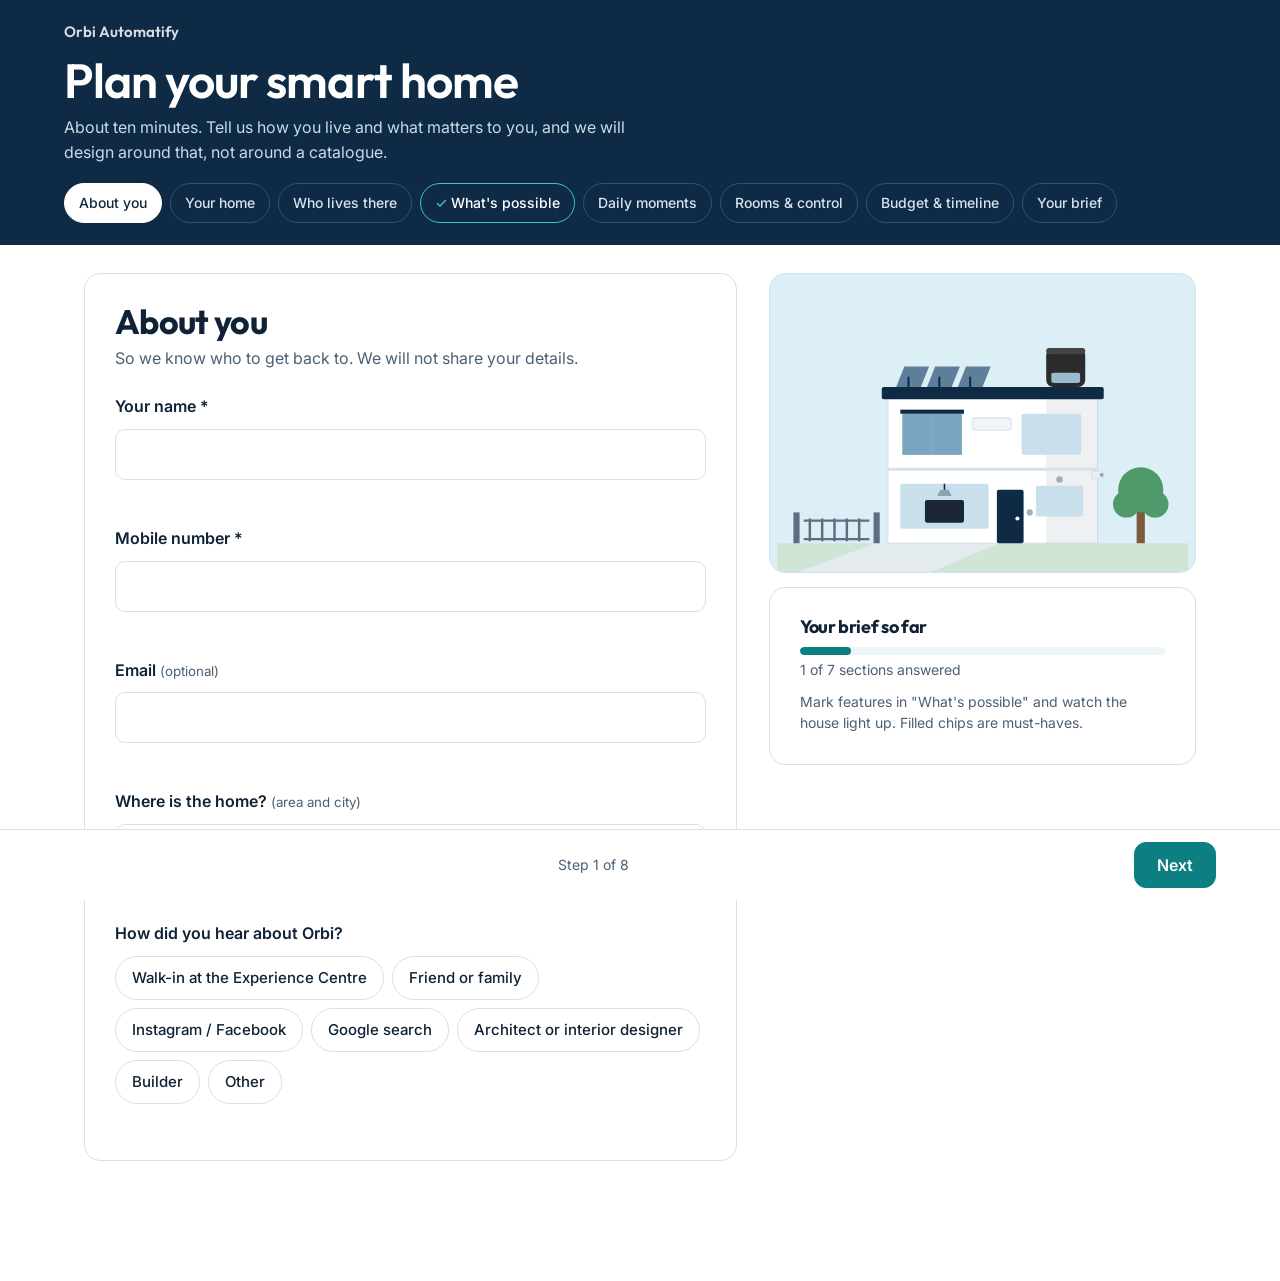
<file: public/assets/aistudio/Orbi_Smart_Home_Planner_33bbd565.html>
<!DOCTYPE html>
<html lang="en">
<head>
<meta charset="utf-8">
<meta name="viewport" content="width=device-width, initial-scale=1">
<title>Orbi Smart Home Planner</title>
<link rel="preconnect" href="https://fonts.googleapis.com">
<link href="https://fonts.googleapis.com/css2?family=Outfit:wght@500;600;700&family=Inter:wght@400;500;600&display=swap" rel="stylesheet">
<style>
/* VOICE everyday, warm and calm: a conversation, not a sales pitch
   IDEA a design consultation brief: the customer's own home lights up as they choose what they want
   PICTURE a Bangalore villa section (terrace tank, solar, gate, garden) whose parts switch on per chosen feature
   COLOUR Orbi navy band, white ground, teal for choices, warm lamp-light only where lights are on
   TYPE Outfit + Inter
   LAYOUT laptop: form left, sticky house + live brief right; phone: slim house strip, form, sticky next bar */
:root{color-scheme:light dark;--bg:light-dark(#ffffff,#0a1724);--card:light-dark(#ffffff,#10243a);--soft:light-dark(#eef6f9,#132c45);--ink:light-dark(#0f2236,#e6f1f7);--mute:light-dark(#4b6074,#a3b9ca);--line:light-dark(#d3e2ea,#26445f);--navy:light-dark(#0f2a44,#071422);--teal:light-dark(#0b7f82,#3cc3c0);--onteal:light-dark(#ffffff,#03201f);--glow:#ffc95c;--warn:light-dark(#a8401a,#ff9c78);--sky:light-dark(#dcEFf7,#0d2238);--wall:light-dark(#ffffff,#1c3a57);--win:light-dark(#c9dfeb,#16324e);--roof:light-dark(#0f2a44,#2a4e74);--grass:light-dark(#cfe6d6,#123129);--leaf:light-dark(#4f9a6a,#2f7a50);--s0:light-dark(#2b2b2b,#0c0c0c);--s1:light-dark(#5b6f80,#8fa7ba);--s2:light-dark(#5d7f99,#2f4f6c);--s3:light-dark(#6b8aa0,#7fa2bb);--s4:light-dark(#7b5a3e,#5c4330);--s5:light-dark(#8aa3b5,#5d7d96);--s6:light-dark(#9aaebd,#5d7d96);--s7:light-dark(#e3ebef,#1d3448);--s8:light-dark(#e9eef1,#cfdbe4);--s9:light-dark(#f2f5f7,#d7e2ea);}
:root[data-theme=light]{color-scheme:light}:root[data-theme=dark]{color-scheme:dark}
*{box-sizing:border-box;min-width:0}
html,body{margin:0}
body{background:var(--bg);color:var(--ink);font:16px/1.55 Inter,system-ui,sans-serif;overflow-x:clip}
h1,h2,h3{font-family:Outfit,Inter,sans-serif;letter-spacing:-.02em;line-height:1.05;margin:0}
.top{background:var(--navy);color:#fff;padding:22px max(5vw,16px) 18px}
.brand{font:600 15px Outfit,sans-serif;opacity:.85;margin-bottom:14px;display:flex;justify-content:space-between;gap:12px;flex-wrap:wrap}
.brand .tag{background:#3cc3c0;color:#03201f;border-radius:999px;padding:2px 10px;font-size:13px;display:none}
.advisor .brand .tag{display:inline-block}
.top h1{font-size:clamp(32px,4.6vw,48px);font-weight:600;text-wrap:balance;max-width:16ch}
.top p{margin:10px 0 18px;color:#c9dbe8;max-width:60ch}
.steps{display:flex;gap:8px;overflow-x:auto;padding-bottom:4px;scrollbar-width:none}
.steps button{flex:none;min-height:40px;padding:8px 14px;border-radius:999px;border:1px solid #33506e;background:transparent;color:#d6e5ef;font:500 14px Inter,sans-serif;cursor:pointer}
.steps button.done{color:#fff;border-color:#3cc3c0}
.steps button.done::before{content:"✓ ";color:#3cc3c0}
.steps button[aria-current=step]{background:#fff;color:#0f2a44;border-color:#fff}
.wrap{max-width:1240px;margin:0 auto;padding:28px max(5vw,16px) 120px;display:grid;grid-template-columns:minmax(0,1.3fr) minmax(0,.85fr);gap:32px;align-items:start}
.aside{position:sticky;top:16px;display:grid;gap:14px}
.panel{background:var(--card);border:1px solid var(--line);border-radius:16px;padding:clamp(18px,3vw,30px)}
.fig{position:relative;height:300px;border-radius:16px;overflow:hidden;background:var(--sky);border:1px solid var(--line)}
.fig svg{position:absolute;inset:0;width:100%;height:100%}
.mini h3{font-size:18px;margin-bottom:8px}
.mini .lit{display:flex;flex-wrap:wrap;gap:6px}
.mini .lit span{background:var(--soft);border-radius:999px;padding:4px 10px;font-size:13px}
.mini .lit span.m{background:var(--teal);color:var(--onteal)}
.mini p{color:var(--mute);font-size:14px;margin:0}
.bar{height:8px;background:var(--soft);border-radius:8px;overflow:hidden;margin:10px 0 4px}
.bar i{display:block;height:100%;background:var(--teal);border-radius:8px;transition:width .4s}
.sh{font-size:clamp(26px,3vw,34px);margin-bottom:6px}
.sub{color:var(--mute);margin:0 0 24px}
.q{margin:0 0 26px}
.qt{display:block;font-weight:600;margin-bottom:10px}
.qt small{font-weight:400;color:var(--mute)}
input,textarea{font:inherit;font-size:16px;width:100%;padding:12px 14px;border:1.5px solid var(--line);border-radius:10px;background:var(--bg);color:var(--ink)}
textarea{min-height:96px;resize:vertical}
input:focus,textarea:focus,button:focus-visible,a:focus-visible{outline:3px solid color-mix(in srgb,var(--teal) 55%,transparent);outline-offset:2px}
.row2{display:grid;grid-template-columns:repeat(auto-fit,minmax(220px,1fr));gap:0 16px}
.chips{display:flex;flex-wrap:wrap;gap:8px}
.chip{min-height:44px;padding:9px 16px;border-radius:999px;border:1.5px solid var(--line);background:var(--card);color:var(--ink);font:500 15px Inter,sans-serif;cursor:pointer;text-align:left}
.chip:hover{border-color:var(--teal)}
.chip[aria-pressed=true]{background:var(--teal);border-color:var(--teal);color:var(--onteal)}
.cards{display:grid;grid-template-columns:repeat(auto-fill,minmax(230px,1fr));gap:12px}
.card{border:1.5px solid var(--line);border-radius:14px;padding:16px;display:flex;flex-direction:column;gap:8px;background:var(--card)}
.card.v2{border-color:var(--teal);box-shadow:inset 0 0 0 1px var(--teal)}
.card.v1{border-color:var(--teal);border-style:dashed}
.card.v0{opacity:.6}
.card h3{font-size:18px}
.card p{margin:0;font-size:14px;color:var(--mute)}
.card .eg{font-size:13px;color:var(--ink)}
.card.v2{grid-column:1/-1}
.card.v2 .seg{max-width:440px}
.fu{display:none;border-top:1px dashed var(--line);padding-top:14px;margin-top:6px;gap:14px}
.card.v2 .fu{display:grid}
.fuh{margin:0;font-size:14px;color:var(--teal);font-weight:500}
.fu .qt{font-size:15px;margin-bottom:6px}
.fu .chip{min-height:40px;font-size:14px;padding:7px 13px}
@media(min-width:760px){.card.v2{display:grid;grid-template-columns:minmax(0,.8fr) minmax(0,1.2fr);column-gap:28px;align-items:start;grid-template-rows:auto auto auto 1fr}.card.v2>h3,.card.v2>p,.card.v2>.eg,.card.v2>.seg{grid-column:1}.card.v2>h3{margin-bottom:8px}.card.v2>p,.card.v2>.eg{margin-bottom:8px}.card.v2 .fu{grid-column:2;grid-row:1/span 4;border-top:0;border-left:1px dashed var(--line);padding:0 0 0 24px;margin:0}}
.seg{display:grid;grid-template-columns:repeat(3,minmax(0,1fr));border:1.5px solid var(--line);border-radius:10px;overflow:hidden;margin-top:auto}
.seg button{min-height:44px;border:0;border-left:1px solid var(--line);background:transparent;color:var(--ink);font:500 13px Inter,sans-serif;cursor:pointer;padding:4px}
.seg button:first-child{border-left:0}
.seg button[aria-pressed=true]{background:var(--teal);color:var(--onteal)}
.tog{border:1.5px solid var(--line);border-radius:14px;padding:14px 16px;background:var(--card);color:var(--ink);text-align:left;cursor:pointer;font:inherit;min-height:44px}
.tog b{display:block;font:600 16px Outfit,sans-serif;margin-bottom:4px}
.tog span{font-size:14px;color:var(--mute)}
.tog[aria-pressed=true]{border-color:var(--teal);background:color-mix(in srgb,var(--teal) 12%,var(--card))}
.tog[aria-pressed=true] b::after{content:" ✓";color:var(--teal)}
.err{color:var(--warn);font-size:14px;margin-top:6px;min-height:1em}
.nav{position:fixed;left:0;right:0;bottom:0;background:color-mix(in srgb,var(--card) 94%,transparent);backdrop-filter:blur(6px);border-top:1px solid var(--line);padding:12px max(5vw,16px) calc(12px + env(safe-area-inset-bottom,0px));display:flex;gap:12px;justify-content:space-between;align-items:center;z-index:5}
.nav .mid{color:var(--mute);font-size:14px;flex:1;text-align:center}
.btn{min-height:46px;padding:10px 22px;border-radius:12px;border:1.5px solid var(--teal);background:var(--teal);color:var(--onteal);font:600 16px Inter,sans-serif;cursor:pointer;text-decoration:none;display:inline-flex;align-items:center;justify-content:center;gap:8px}
.btn.ghost{background:transparent;color:var(--ink);border-color:var(--line)}
.btn[hidden]{display:none}
.wa{background:#1f9d55;border-color:#1f9d55;color:#fff}
.brief dl{display:grid;grid-template-columns:minmax(7em,auto) minmax(0,1fr);gap:8px 18px;margin:0}
.brief dt{color:var(--mute);font-size:14px;padding-top:2px}
.brief dd{margin:0}
.brief h3{font-size:20px;margin:22px 0 10px}
.acts{display:flex;flex-wrap:wrap;gap:10px;margin:18px 0 8px}
.note{font-size:14px;color:var(--mute)}
details{margin-top:12px}
summary{cursor:pointer;color:var(--teal);font-weight:500}
.adv{border:2px solid var(--teal);border-radius:16px;padding:clamp(16px,2.5vw,24px);margin-bottom:22px;background:color-mix(in srgb,var(--teal) 6%,var(--card))}
.adv h2{font-size:24px;margin-bottom:12px}
.adv h3{font-size:17px;margin:18px 0 8px}
.adv ul{margin:0;padding-left:20px}
.adv li{margin-bottom:6px}
.temp{display:flex;align-items:baseline;gap:14px;flex-wrap:wrap}
.temp b{font:700 clamp(30px,4vw,40px) Outfit,sans-serif}
.temp.hot b{color:var(--warn)}
.temp.warm b{color:var(--teal)}
.temp.cold b{color:var(--mute)}
.ladder{display:grid;grid-template-columns:6.5em repeat(4,minmax(0,1fr));gap:6px;align-items:center;font-size:13px;margin-top:6px}
.ladder .c{height:30px;border-radius:6px;background:var(--soft);display:flex;align-items:center;justify-content:center;text-align:center;padding:0 4px;line-height:1.1}
.ladder .c.x{background:var(--teal);color:var(--onteal);font-weight:600}
.ladder .h{color:var(--mute);text-align:center}
.paste{display:grid;gap:10px;margin-bottom:14px}
.hidden{display:none!important}
.win{fill:var(--win);transition:fill .6s}
svg .p{transition:opacity .6s,transform .6s,fill .6s}
.lgt .win{fill:var(--glow)}
.lgt .lamp{fill:var(--glow)}
.cur{fill:light-dark(#7aa6c2,#4f7fa3);transform-box:fill-box}
.curL{transform-origin:left center}.curR{transform-origin:right center}
.shd .curL,.shd .curR{transform:scaleX(.28)}
.fx{opacity:0}
.clm .air,.sec .cone,.net .wifi,.aco .hex,.out .beam,.out .spr,.av .wave{opacity:1}
.av .tv{fill:#4fb7ff}
.saf .smoke{fill:#ff6b4a}
.sec .camlight,.sec .bell{fill:#3cc3c0}
.ene .sol{fill:#3d8fd6}
.wat .lvl{transform:scaleY(1);fill:#3cc3c0}
.lvl{transform-box:fill-box;transform-origin:bottom;transform:scaleY(.35);fill:light-dark(#9bb9cc,#35597a)}
.gat .gate{transform:translateX(-34px)}
@media(max-width:900px){.wrap{grid-template-columns:minmax(0,1fr);gap:18px}.aside{position:static;order:-1}.fig{height:200px}.mini{display:none}}
@media(max-width:600px){.nav .mid{display:none}.btn{padding:10px 16px}.brief dl{grid-template-columns:minmax(0,1fr);gap:2px}.brief dd{margin-bottom:8px}.ladder{grid-template-columns:5.2em repeat(4,minmax(0,1fr));font-size:12px}}
@media(prefers-reduced-motion:reduce){*{transition:none!important}}
</style>
</head>
<body>
<header class="top">
  <div class="brand"><span>Orbi Automatify</span><span class="tag">Orbi team view</span></div>
  <h1>Plan your smart home</h1>
  <p>About ten minutes. Tell us how you live and what matters to you, and we will design around that, not around a catalogue.</p>
  <nav class="steps" id="steps" aria-label="Steps"></nav>
</header>

<main class="wrap">
  <section>
    <div class="adv hidden" id="advbox">
      <h2>Load a customer's brief</h2>
      <div class="paste">
        <label class="qt" for="pastein">Paste the WhatsApp or email message the customer sent</label>
        <textarea id="pastein" placeholder="Paste the whole message. The ORBI-REF line at the end is what gets read."></textarea>
        <div class="err" id="pasteerr"></div>
        <div class="chips">
          <button class="btn" id="loadbtn" type="button">Load brief</button>
          <button class="btn ghost" id="newbtn" type="button">New walk-in</button>
          <button class="btn ghost" id="samplebtn" type="button">Load sample</button>
        </div>
      </div>
      <p class="note">Filling it in with a customer at the centre? Start a new walk-in and go through the steps together. The analysis appears on the last step.</p>
    </div>
    <form class="panel" id="form" novalidate></form>
  </section>

  <aside class="aside">
    <div class="fig" aria-label="Your home, lit up by the features you pick">
      <svg id="house" viewBox="0 0 400 290" preserveAspectRatio="xMidYMax meet" role="img">
        <title>Illustration of a home that lights up as you choose features</title>
        <rect width="400" height="290" fill="var(--sky)"/>
        <rect y="262" width="400" height="28" fill="var(--grass)"/>
        <polygon points="20,290 96,262 216,262 150,290" fill="var(--s7)"/>
        <!-- facade beams -->
        <g data-c="outdoor"><polygon class="p fx beam" points="114,262 124,262 136,196 104,196" fill="var(--glow)" opacity="0"/><polygon class="p fx beam" points="296,262 306,262 316,196 284,196" fill="var(--glow)" opacity="0"/></g>
        <!-- house -->
        <rect x="108" y="120" width="204" height="142" fill="var(--wall)" stroke="var(--line)"/>
        <rect x="262" y="120" width="50" height="142" fill="#0f2a44" opacity=".07"/>
        <line x1="108" y1="190" x2="312" y2="190" stroke="var(--line)" stroke-width="3"/>
        <rect x="102" y="110" width="216" height="12" rx="2" fill="var(--roof)"/>
        <!-- solar -->
        <g data-c="energy">
          <g class="p sol" fill="var(--s2)">
            <polygon points="116,110 140,110 148,90 124,90"/><polygon points="146,110 170,110 178,90 154,90"/><polygon points="176,110 200,110 208,90 184,90"/>
          </g>
          <g stroke="var(--roof)" stroke-width="2"><line x1="128" y1="100" x2="128" y2="110"/><line x1="158" y1="100" x2="158" y2="110"/><line x1="188" y1="100" x2="188" y2="110"/></g>
        </g>
        <!-- wifi -->
        <g data-c="network" class="p fx wifi" fill="none" stroke="var(--teal)" stroke-width="2.4" stroke-linecap="round" opacity="0">
          <path d="M224 100a10 10 0 0 1 14 0"/><path d="M219 95a17 17 0 0 1 24 0"/><path d="M214 90a24 24 0 0 1 34 0"/><circle cx="231" cy="104" r="2" fill="var(--teal)"/>
        </g>
        <!-- tank -->
        <g data-c="water">
          <rect x="262" y="72" width="38" height="38" rx="7" fill="var(--s0)"/>
          <rect class="p lvl" x="267" y="78" width="28" height="28" rx="3"/>
          <rect x="262" y="72" width="38" height="6" rx="3" fill="#444"/>
        </g>
        <!-- upper floor: bedroom -->
        <g data-c="shades">
          <rect class="win" x="122" y="136" width="58" height="40" rx="2"/>
          <rect class="p cur curL" x="122" y="136" width="29" height="40"/>
          <rect class="p cur curR" x="151" y="136" width="29" height="40"/>
          <rect x="120" y="132" width="62" height="4" fill="var(--roof)"/>
        </g>
        <!-- AC -->
        <g data-c="climate">
          <rect x="190" y="140" width="38" height="12" rx="3" fill="var(--s9)" stroke="var(--line)"/>
          <g class="p fx air" stroke="var(--teal)" stroke-width="2" fill="none" stroke-linecap="round" opacity="0"><path d="M196 157q3 5 0 10"/><path d="M209 157q3 5 0 10"/><path d="M222 157q3 5 0 10"/></g>
        </g>
        <!-- study + acoustic -->
        <g data-c="acoustic">
          <rect class="win" x="238" y="136" width="58" height="40" rx="2"/>
          <g class="p fx hex" fill="var(--s3)" opacity="0"><polygon points="250,150 256,146 262,150 262,157 256,161 250,157"/><polygon points="263,157 269,153 275,157 275,164 269,168 263,164"/><polygon points="276,150 282,146 288,150 288,157 282,161 276,157"/></g>
        </g>
        <!-- living + tv + lamp -->
        <g data-c="av">
          <rect class="win" x="120" y="204" width="86" height="44" rx="2"/>
          <rect class="p tv" x="144" y="220" width="38" height="22" rx="2" fill="#1a2733"/>
          <g class="p fx wave" fill="none" stroke="#4fb7ff" stroke-width="2" stroke-linecap="round" opacity="0"><path d="M188 226q4 5 0 10"/><path d="M193 222q7 9 0 18"/></g>
        </g>
        <g data-c="lighting"><line x1="163" y1="204" x2="163" y2="211" stroke="var(--roof)" stroke-width="1.5"/><path class="p lamp" d="M156 216h14l-3-6h-8z" fill="var(--s5)"/></g>
        <!-- door, bell, cam -->
        <rect x="214" y="210" width="26" height="52" rx="2" fill="var(--roof)"/>
        <g data-c="security">
          <circle class="p bell" cx="246" cy="232" r="3" fill="var(--s6)"/>
          <circle cx="234" cy="238" r="2" fill="#fff"/>
          <polygon class="p fx cone" points="314,198 352,236 330,250" fill="var(--teal)" opacity="0"/>
          <rect x="306" y="192" width="12" height="7" rx="2" fill="var(--s8)" stroke="var(--line)"/>
          <circle class="p camlight" cx="316" cy="195.5" r="1.8" fill="#8aa3b5"/>
        </g>
        <!-- kitchen + smoke -->
        <g data-c="safety">
          <rect class="win" x="252" y="206" width="46" height="30" rx="2"/>
          <circle class="p smoke" cx="275" cy="200" r="3.2" fill="var(--s6)"/>
        </g>
        <!-- gate -->
        <g data-c="gate">
          <g fill="var(--s1)"><rect x="16" y="232" width="6" height="30"/><rect x="94" y="232" width="6" height="30"/></g>
          <g class="p gate" stroke="var(--s1)" stroke-width="2.4"><line x1="26" y1="240" x2="90" y2="240"/><line x1="26" y1="258" x2="90" y2="258"/><line x1="32" y1="238" x2="32" y2="260"/><line x1="44" y1="238" x2="44" y2="260"/><line x1="56" y1="238" x2="56" y2="260"/><line x1="68" y1="238" x2="68" y2="260"/><line x1="80" y1="238" x2="80" y2="260"/></g>
        </g>
        <!-- garden -->
        <g data-c="outdoor">
          <rect x="350" y="226" width="8" height="36" fill="var(--s4)"/>
          <circle cx="354" cy="210" r="22" fill="var(--leaf)"/><circle cx="340" cy="224" r="13" fill="var(--leaf)"/><circle cx="368" cy="224" r="13" fill="var(--leaf)"/>
          <g class="p fx spr" fill="none" stroke="#4fb7ff" stroke-width="1.6" stroke-linecap="round" opacity="0"><path d="M330 262q8-14 16 0"/><path d="M326 262q12-22 24 0"/></g>
        </g>
      </svg>
    </div>
    <div class="panel mini" id="mini"></div>
  </aside>
</main>

<div class="nav">
  <button class="btn ghost" id="back" type="button">Back</button>
  <span class="mid" id="mid"></span>
  <button class="btn" id="next" type="button">Next</button>
</div>

<script>
{
/* ---- Settings Orbi can change ---- */
const CFG={whatsapp:'', email:'', centre:'Orbi Automatify Experience Centre'}; // whatsapp: country code + number, digits only, e.g. 919800000000

const CATS=[
 {id:'lighting',n:'Lighting & scenes',d:'Dim, schedule and set moods. One tap for Dinner, Movie or Good night.',eg:'All lights off as you leave; soft lights at 6 pm.',w:3,cls:'lgt',lead:'Lighting control and scenes: KNX keypads (Legrand, GM, Ekinex, Vibroxx, Basalte) on new wiring, or wireless dimmers on retrofit. Lutron for premium dimming and shades.'},
 {id:'shades',n:'Curtains & blinds',d:'Motorised curtains that open with the sunrise and close for privacy.',eg:'Bedroom curtains open at 7 am, close at sunset.',w:2,cls:'shd',lead:'Motorised curtains and blinds; check curtain-box depth and a power point at each track.'},
 {id:'climate',n:'Climate & fresh air',d:'Control ACs from anywhere, cool the room before you reach home.',eg:'AC switches off when the balcony door opens.',w:2,cls:'clm',lead:'AC control on the app; fresh-air ventilation and heat pump hot water (new Orbi HVAC line).'},
 {id:'security',n:'Security & entry',d:'See who is at the door, unlock for family, get alerts on your phone.',eg:'Video door phone answers on your mobile anywhere.',w:2,cls:'sec',lead:'Video door phone, smart lock, CCTV and intrusion sensors in the same app.'},
 {id:'safety',n:'Safety sensors',d:'Gas, smoke and water leak alerts, and an SOS button for elders.',eg:'Gas leak detected: alert sent, kitchen exhaust turns on.',w:1,cls:'saf',lead:'Gas, smoke and leak sensors, SOS buttons, night path lighting.'},
 {id:'av',n:'Home theatre & music',d:'A proper movie room, or music that follows you room to room.',eg:'"Movie" dims lights, closes curtains, starts the projector.',w:3,cls:'av',lead:'Home theatre and multi-room audio; pair with MMT Acoustix treatment for the media room.'},
 {id:'energy',n:'Solar & energy',d:'Rooftop solar and a clear view of what your home uses.',eg:'See today\'s solar output and the units saved.',w:3,cls:'ene',lead:'Enphase rooftop solar with monitoring; energy dashboards in the app.'},
 {id:'water',n:'Water management',d:'Tank level on your phone, the pump runs itself, leaks get stopped.',eg:'Overhead tank full: motor switches off on its own.',w:1,cls:'wat',lead:'Tank level sensing, automatic pump control, leak shut-off valves.'},
 {id:'outdoor',n:'Garden & facade',d:'Facade and landscape lighting, garden irrigation, pool control.',eg:'Facade lights on at dusk; lawn watered at 5 am.',w:2,cls:'out',lead:'Facade and landscape lighting, irrigation, pool management.'},
 {id:'gate',n:'Gate & garage',d:'Open the gate from the car or let a delivery in from work.',eg:'Gate opens as your car turns into the lane.',w:1,cls:'gat',lead:'Gate and shutter motor automation linked to the app and video door phone.'},
 {id:'acoustic',n:'Acoustic comfort',d:'Quieter bedrooms, a better-sounding living room, a silent study.',eg:'Traffic noise cut down in the master bedroom.',w:2,cls:'aco',lead:'MMT Acoustix soundproofing and panels; walk them past the display wall.'},
 {id:'network',n:'Wi-Fi everywhere',d:'Strong Wi-Fi in every room, so every device just works.',eg:'Full-speed video calls from the terrace.',w:1,cls:'net',lead:'Whole-home Wi-Fi and network backbone: the base everything else runs on.'}
];
/* Follow-ups shown only when a feature is marked Must have: [question, one|many, options] */
const FU={
 lighting:[['What matters most?','many',['Mood scenes','Dimming','Automatic on/off with motion','Saving energy','Colour or tunable white light']],['Kind of lighting','one',['Mostly downlights','Lots of cove and profile lights','A mix','Not sure yet']],['The light fittings','one',['Buying new lights too','Keeping my current lights']]],
 shades:[['How many windows or doors?','one',['1–3','4–8','9 or more']],['What would you like?','many',['Curtains','Roller blinds','Zebra or Venetian blinds','Not decided']],['Curtain pockets in the ceiling','one',['Already planned','Still to plan','Existing curtains']]],
 climate:[['Your ACs','many',['Split ACs','Central (VRV/VRF)','Window ACs','None yet']],['How many?','one',['1–2','3–4','5 or more']],['Also interested in','many',['Fresh-air ventilation','Heat pump hot water','Air purifiers']]],
 security:[['What do you need?','many',['Video door phone','Smart door lock','CCTV cameras','Door and window alarms','Gate intercom']],['How many cameras?','one',['1–4','5–8','9 or more','No cameras']],['Who needs to get in?','many',['Family, on their phones','Domestic help, at set times','Deliveries and visitors']]],
 safety:[['Which alerts?','many',['Gas leak','Smoke or fire','Water leak','SOS buttons','No-movement alert for elders']],['Who should be told?','many',['Me','Other family members','Security guard or neighbour']]],
 av:[['What are you picturing?','one',['A dedicated theatre room','Better living room TV and sound','Music in many rooms','All of these']],['Seats','one',['2–4','5–8','9 or more']],['Screen','one',['TV','Projector','Not sure']]],
 energy:[['Monthly power bill','one',['Under ₹3,000','₹3,000–6,000','₹6,000–10,000','Over ₹10,000']],['Terrace space','one',['Plenty, mostly free','Limited or shared','Not sure']],['Power cuts','one',['Want battery backup','Grid-connected is fine','Not sure']]],
 water:[['What do you need?','many',['Tank level on my phone','Pump that runs itself','Borewell and sump control','Leak shut-off','Water use tracking']],['Your tanks','one',['Overhead tank only','Sump and overhead','Several tanks']]],
 outdoor:[['What would you like?','many',['Facade lighting','Garden lighting','Irrigation','Pool','Terrace garden']],['Outdoor area','one',['Small','Medium','Large']]],
 gate:[['What should open?','many',['Swing gate','Sliding gate','Rolling shutter','Garage door']],['Already motorised?','one',['Yes','No']]],
 acoustic:[['Where?','many',['Bedroom','Home theatre','Study or office','Music room','Whole house, traffic noise']],['The main problem','one',['Noise coming in','Sound leaking out','Echo inside the room']]],
 network:[['What goes wrong today?','many',['Dead spots','Slow speeds','Too many devices','Nothing yet, new home']],['Floors to cover','one',['1','2','3 or more']],['Network cables in the walls','one',['Yes, can plan them','No, wireless only']]]
};
const MOMENTS=[
 ['Wake up gently','Curtains open, lights warm up slowly, the geyser is already on.'],
 ['Leave with one tap','Lights, ACs and fans off, doors locked, cameras on.'],
 ['Come home to comfort','Room cooled, porch light on, gate opens as you arrive.'],
 ['Movie night','Lights dim, curtains close, the screen comes on.'],
 ['Away on holiday','The house looks lived-in, and you get an alert if anything moves.'],
 ['Safe at night','Soft path lights to the bathroom, nothing too bright.'],
 ['Look after parents','Know they are fine, get an alert if they press SOS.'],
 ['Kids\' routines','Study lights, bedtime scenes, limits on the TV.'],
 ['Hosting guests','One tap sets the mood in the living and dining rooms.'],
 ['Lower power bills','Solar, schedules and nothing left running.'],
 ['Answer the door from anywhere','See and talk to visitors and delivery from your phone.'],
 ['Good night','One switch by the bed turns the whole house off.']
];
const OPT={
 src:['Walk-in at the Experience Centre','Friend or family','Instagram / Facebook','Google search','Architect or interior designer','Builder','Other'],
 ptype:['Apartment','Villa','Independent house','Penthouse','Office / commercial','Hotel / service apartment'],
 size:['1 BHK','2 BHK','3 BHK','4 BHK','5 BHK or more'],
 stage:['Under construction','Being renovated','Ready, moving in soon','Living in it now'],
 elec:['Not started','Wiring in progress','Wiring done, walls still open','Walls finished','Not sure'],
 own:['I own it','I am renting'],
 people:['Young children','Teenagers','Elderly parents','Pets','Domestic help','Someone works from home','We travel often'],
 tech:['I love gadgets','Fine with apps','Keep it simple, please'],
 decider:['I decide','Me and my family together','Our architect or designer advises','Someone else decides'],
 rooms:['Living','Dining','Kitchen','Master bedroom','Other bedrooms','Kids\' room','Home theatre / media','Study / office','Puja room','Balconies','Garden / terrace','Staircase & corridors','Parking'],
 control:['Mobile app','Voice (Alexa, Google, Siri)','Elegant wall keypads','Automatic, with sensors and schedules','A tablet on the wall'],
 keypad:['Premium designer keypads (glass, metal)','Match my existing switches','No preference'],
 existing:['Alexa or Google speaker','Smart TV','Smart bulbs or plugs','CCTV','Inverter / UPS','Nothing yet'],
 budget:['Under ₹1.5 lakh','₹1.5–3 lakh','₹3–5 lakh','₹5–8 lakh','₹8–12 lakh','₹12–20 lakh','₹20 lakh +','Not sure, guide me'],
 emi:['Yes, show me EMI options','No, upfront is fine'],
 phase:['Do it all at once','Start small and add later'],
 timeline:['Within a month','1–3 months','3–6 months','More than 6 months','Just exploring'],
 designer:['Yes','No'],
 consult:['Visit the Experience Centre','Site visit at my home','Phone or video call']
};
const STEPS=[
 {t:'About you',h:'So we know who to get back to. We will not share your details.',qs:[['name','text','Your name',1],['phone','tel','Mobile number',1],['email','email','Email',0,'optional'],['area','text','Where is the home?',0,'area and city'],['src','one','How did you hear about Orbi?']]},
 {t:'Your home',h:'The stage of your home decides what is possible, so this helps a lot.',qs:[['ptype','one','What kind of property?'],['size','one','Size'],['stage','one','Where is it right now?'],['elec','one','Where is the electrical work?'],['own','one','Do you own it?']]},
 {t:'Who lives there',h:'A home with grandparents needs different things from one with a teenager.',qs:[['people','many','Who is at home?',0,'pick all that apply'],['tech','one','How do you feel about technology?'],['decider','one','Who decides on this?']]},
 {t:'What\'s possible',h:'Here is what a smart home can do. Mark each one. Skip anything that does not matter to you.',qs:[['cats','cats']]},
 {t:'Daily moments',h:'Which of these would make your day easier? These shape the design more than any product list.',qs:[['moments','moments']]},
 {t:'Rooms & control',h:'Where you want it and how you like to control it.',qs:[['rooms','many','Which rooms?',0,'pick all that apply'],['control','many','How would you like to control things?',0,'pick all that apply'],['keypad','one','Switches on the wall'],['existing','many','Already have any of these?']]},
 {t:'Budget & timeline',h:'An honest range helps us show you the right options. You can always add more later.',qs:[['budget','one','Rough budget for automation'],['emi','one','Interested in easy EMI?'],['phase','one','How would you like to go about it?'],['timeline','one','When do you want it done?'],['designer','one','Is an architect or interior designer involved?'],['designerName','text','Their name or studio',0,'optional'],['consult','one','What would you like next?'],['notes','area','Anything else we should know?',0,'optional']]},
 {t:'Your brief',h:'',qs:[]}
];
const SIZEF=[.6,.8,1,1.3,1.7];
const TIERS=['Essentials','Smart','Premium','Signature'];
const TIER_GUIDE=['up to ₹3 L','₹3–8 L','₹8–20 L','₹20 L +']; // calibrate to Orbi pricing
const BUDGET_TIER=[0,0,1,1,2,2,3,null];
const KEY='orbi-planner-v1';
const blank=()=>({cats:{},fu:{},people:[],moments:[],rooms:[],control:[],existing:[]});
let S=blank(),step=0;
const advisor=()=>location.hash==='#advisor';
const $=id=>document.getElementById(id);
const esc=v=>String(v??'').replace(/[&<>"']/g,c=>({'&':'&amp;','<':'&lt;','>':'&gt;','"':'&quot;',"'":'&#39;'}[c]));
const lab=(k,i)=>OPT[k]&&i!=null?OPT[k][i]:'';
const labs=(k,a)=>(a||[]).map(i=>OPT[k][i]).join(', ');

function save(){try{localStorage.setItem(KEY,JSON.stringify({S,step}))}catch(e){}}
function phoneOk(){return String(S.phone||'').replace(/\D/g,'').length>=10}
function stepOk(i){return i!==0||(String(S.name||'').trim()&&phoneOk())}

function qHTML(q){
 const [k,type,l,req,hint]=q;
 const head=l?`<span class="qt" id="l-${k}">${esc(l)}${req?' *':''}${hint?` <small>(${esc(hint)})</small>`:''}</span>`:'';
 if(type==='text'||type==='tel'||type==='email'){
  const ac={name:'name',phone:'tel',email:'email'}[k]||'off';
  return `<div class="q"><label class="qt" for="f-${k}">${esc(l)}${req?' *':''}${hint?` <small>(${esc(hint)})</small>`:''}</label><input id="f-${k}" data-in="${k}" type="${type}" autocomplete="${ac}" ${type==='tel'?'inputmode="tel"':''} value="${esc(S[k])}"><div class="err" id="e-${k}"></div></div>`;
 }
 if(type==='area')return `<div class="q"><label class="qt" for="f-${k}">${esc(l)} <small>(${esc(hint)})</small></label><textarea id="f-${k}" data-in="${k}">${esc(S[k])}</textarea></div>`;
 if(type==='one'||type==='many')return `<div class="q" role="group" aria-labelledby="l-${k}">${head}<div class="chips">${OPT[k].map((o,i)=>`<button type="button" class="chip" data-k="${k}" data-t="${type}" data-i="${i}" aria-pressed="false">${esc(o)}</button>`).join('')}</div></div>`;
 if(type==='cats')return `<div class="cards">${CATS.map(c=>`<div class="card" id="c-${c.id}"><h3>${esc(c.n)}</h3><p>${esc(c.d)}</p><div class="eg">For example: ${esc(c.eg)}</div><div class="seg" role="group" aria-label="${esc(c.n)}">${[['Must have',2],['Nice to have',1],['Not needed',0]].map(([t,v])=>`<button type="button" data-cat="${c.id}" data-v="${v}" aria-pressed="false">${t}</button>`).join('')}</div>${fuHTML(c)}</div>`).join('')}</div>`;
 if(type==='moments')return `<div class="cards">${MOMENTS.map((m,i)=>`<button type="button" class="tog" data-k="moments" data-t="many" data-i="${i}" aria-pressed="false"><b>${esc(m[0])}</b><span>${esc(m[1])}</span></button>`).join('')}</div>`;
 return '';
}

function fuHTML(c){
 const qs=FU[c.id]||[];
 return `<div class="fu" aria-live="polite"><p class="fuh">A few quick taps so we size this right. All optional.</p>${qs.map(([l,t,o],q)=>`<div role="group" aria-label="${esc(l)}"><span class="qt">${esc(l)}</span><div class="chips">${o.map((x,i)=>`<button type="button" class="chip" data-fu="${c.id}" data-q="${q}" data-t="${t}" data-i="${i}" aria-pressed="false">${esc(x)}</button>`).join('')}</div></div>`).join('')}</div>`;
}
function fuGet(id,q){return ((S.fu||{})[id]||{})[q]}
function fuText(id){
 return (FU[id]||[]).map(([l,t,o],q)=>{const v=fuGet(id,q);if(v==null||(Array.isArray(v)&&!v.length))return '';return l.replace(/\?$/,'')+': '+(t==='many'?v.map(i=>o[i]).join(', '):o[v])}).filter(Boolean).join('; ');
}
function render(){
 const st=STEPS[step];
 $('steps').innerHTML=STEPS.map((s,i)=>`<button type="button" data-step="${i}" class="${i!==step&&visited(i)?'done':''}" ${i===step?'aria-current="step"':''}>${esc(s.t)}</button>`).join('');
 $('form').innerHTML=step===7?briefHTML():`<h2 class="sh">${esc(st.t)}</h2><p class="sub">${esc(st.h)}</p>${st.qs.map(qHTML).join('')}`;
 syncPressed();
 $('back').hidden=step===0;
 $('next').textContent=step===6?'See my brief':step===7?'Start over':'Next';
 $('mid').textContent=`Step ${step+1} of ${STEPS.length}`;
 $('advbox').classList.toggle('hidden',!advisor());
 document.body.classList.toggle('advisor',advisor());
 const cur=$('steps').querySelector('[aria-current]');if(cur)cur.scrollIntoView({block:'nearest',inline:'center'});
 paint();
}
function visited(i){
 if(i===0)return stepOk(0);
 return STEPS[i].qs.some(q=>{const v=q[1]==='cats'?Object.keys(S.cats).length:S[q[0]];return Array.isArray(v)?v.length:v!=null&&v!==''&&v!==0||v===0});
}
function syncPressed(){
 document.querySelectorAll('[data-k]').forEach(b=>{const k=b.dataset.k,i=+b.dataset.i;const on=b.dataset.t==='many'?(S[k]||[]).includes(i):S[k]===i;b.setAttribute('aria-pressed',on)});
 document.querySelectorAll('[data-cat]').forEach(b=>{const v=S.cats[b.dataset.cat];b.setAttribute('aria-pressed',v===+b.dataset.v)});
 document.querySelectorAll('[data-fu]').forEach(b=>{const v=fuGet(b.dataset.fu,+b.dataset.q),i=+b.dataset.i;b.setAttribute('aria-pressed',Array.isArray(v)?v.includes(i):v===i)});
 CATS.forEach(c=>{const el=$('c-'+c.id);if(el)el.className='card'+(S.cats[c.id]!=null?' v'+S.cats[c.id]:'')});
}
function paint(){
 const svg=$('house');
 CATS.forEach(c=>svg.classList.toggle(c.cls,(S.cats[c.id]||0)>0));
 const must=CATS.filter(c=>S.cats[c.id]===2),nice=CATS.filter(c=>S.cats[c.id]===1);
 const done=STEPS.slice(0,7).filter((s,i)=>visited(i)).length;
 let h=`<h3>Your brief so far</h3><div class="bar"><i style="width:${Math.round(done/7*100)}%"></i></div><p>${done} of 7 sections answered</p>`;
 h+=must.length||nice.length?`<h3 style="margin-top:14px">Lighting up your home</h3><div class="lit">${must.map(c=>`<span class="m">${esc(c.n)}</span>`).join('')}${nice.map(c=>`<span>${esc(c.n)}</span>`).join('')}</div>`:`<p style="margin-top:10px">Mark features in "What's possible" and watch the house light up. Filled chips are must-haves.</p>`;
 if(advisor()){const a=analyze();h+=`<h3 style="margin-top:14px">Lead: ${a.temp}</h3><p>Score ${a.score}/100 · scope ${TIERS[a.scope]}${a.bt!=null?' · budget '+TIERS[a.bt]:''}</p>`}
 $('mini').innerHTML=h;
}

/* ---- brief + encoding ---- */
function clean(o){const r={};for(const[k,v]of Object.entries(o)){if(v==null||v===''||(Array.isArray(v)&&!v.length)||(typeof v==='object'&&!Array.isArray(v)&&!Object.keys(v).length))continue;r[k]=v}return r}
function enc(o){const b=new TextEncoder().encode(JSON.stringify(clean(o)));let s='';b.forEach(x=>s+=String.fromCharCode(x));return btoa(s)}
function dec(c){const s=atob(c);const b=Uint8Array.from(s,ch=>ch.charCodeAt(0));return JSON.parse(new TextDecoder().decode(b))}
function rows(){
 const must=CATS.filter(c=>S.cats[c.id]===2).map(c=>c.n).join(', '),nice=CATS.filter(c=>S.cats[c.id]===1).map(c=>c.n).join(', ');
 const home=[lab('size',S.size),lab('ptype',S.ptype),S.area].filter(Boolean).join(', ');
 return [
  ['Contact',[['Name',S.name],['Mobile',S.phone],['Email',S.email],['Heard via',lab('src',S.src)]]],
  ['Home',[['Property',home],['Stage',lab('stage',S.stage)],['Electrical',lab('elec',S.elec)],['Ownership',lab('own',S.own)]]],
  ['Household',[['At home',labs('people',S.people)],['Tech comfort',lab('tech',S.tech)],['Decides',lab('decider',S.decider)]]],
  ['What they want',[['Must have',must],['Nice to have',nice],['Moments',(S.moments||[]).map(i=>MOMENTS[i][0]).join(', ')]]],
  ['Must-have details',CATS.filter(c=>S.cats[c.id]===2&&fuText(c.id)).map(c=>[c.n,fuText(c.id)])],
  ['Rooms & control',[['Rooms',labs('rooms',S.rooms)],['Control',labs('control',S.control)],['Wall switches',lab('keypad',S.keypad)],['Already has',labs('existing',S.existing)]]],
  ['Budget & timeline',[['Budget',lab('budget',S.budget)],['EMI',lab('emi',S.emi)],['Approach',lab('phase',S.phase)],['Timeline',lab('timeline',S.timeline)],['Designer',[lab('designer',S.designer),S.designerName].filter(Boolean).join(': ')],['Next step',lab('consult',S.consult)],['Notes',S.notes]]]
 ];
}
function briefText(){
 let t='My smart home brief for Orbi Automatify\n';
 rows().forEach(([h,r])=>{const f=r.filter(x=>x[1]);if(f.length){t+='\n'+h.toUpperCase()+'\n';f.forEach(([k,v])=>t+=`${k}: ${v}\n`)}});
 return t+'\nORBI-REF:'+enc(S);
}
function briefHTML(){
 const txt=briefText();
 const wa='https://wa.me/'+CFG.whatsapp+'?text='+encodeURIComponent(txt);
 const ml='mailto:'+CFG.email+'?subject='+encodeURIComponent('Smart home brief: '+(S.name||''))+'&body='+encodeURIComponent(txt);
 const body=rows().map(([h,r])=>{const f=r.filter(x=>x[1]);return f.length?`<h3>${esc(h)}</h3><dl>${f.map(([k,v])=>`<dt>${esc(k)}</dt><dd>${esc(v)}</dd>`).join('')}</dl>`:''}).join('');
 return `${advisor()?analysisHTML():''}<div class="brief"><h2 class="sh">${S.name?esc(S.name.split(' ')[0])+', here is your brief':'Your brief'}</h2><p class="sub">Check it over, then send it to us. Our team will come back with a design and options that fit your budget, before any product talk.</p>
 <div class="acts"><a class="btn wa" href="${esc(wa)}" target="_blank" rel="noopener">Send on WhatsApp</a>${CFG.email?`<a class="btn ghost" href="${esc(ml)}">Email it</a>`:''}<button type="button" class="btn ghost" id="copy">Copy brief</button></div>
 <p class="note" id="copymsg">${CFG.email?'Or email it to '+esc(CFG.email)+'. ':''}Please send the whole message, including the reference line at the end.</p>
 ${body}<details><summary>See the message text</summary><textarea id="brieftxt" readonly style="min-height:220px;margin-top:10px">${esc(txt)}</textarea></details></div>`;
}

/* ---- advisor analysis ---- */
function analyze(){
 let pts=0;CATS.forEach(c=>{const v=S.cats[c.id];pts+=c.w*(v===2?1:v===1?.5:0)});
 let f=SIZEF[S.size??2];if(S.ptype===1||S.ptype===2)f*=1.2;if(S.ptype===3)f*=1.3;
 const g=(id,q)=>S.cats[id]===2?fuGet(id,q):undefined;
 if(g('shades',0)===2)pts+=1;if(g('security',1)===2)pts+=1;if(g('climate',1)===2)pts+=1;if(g('av',0)===0||g('av',0)===3)pts+=2;
 pts*=f;
 const scope=pts<4?0:pts<9?1:pts<15?2:3;
 const bt=S.budget==null?null:BUDGET_TIER[S.budget];
 let score=0;
 score+=S.timeline!=null?[30,24,14,6,0][S.timeline]:0;
 score+=S.decider!=null?[20,20,10,5][S.decider]:0;
 score+=S.budget==null?0:S.budget===7?6:15;
 score+=S.stage!=null?[20,15,12,8][S.stage]:0;
 score+=S.consult!=null?[12,15,8][S.consult]:0;
 const temp=score>=70?'Hot':score>=45?'Warm':'Early stage';
 const wired=(S.stage===0||S.stage===1)&&[0,1,2].includes(S.elec);
 const platform=S.own===1?'Renting: wireless, plug-and-play only. Nothing that needs rewiring or chasing walls; everything should move with them.'
  :wired?'Walls are open: this is the moment for a wired system. KNX keypads (Legrand, GM, Ekinex, Vibroxx; Basalte for premium) or Lutron, with conduits and back boxes planned now. Ask for the electrical drawings before the conduits close.'
  :S.elec===4?'Electrical stage unknown: confirm on the first call. It decides wired KNX versus wireless retrofit.'
  :'Finished walls: wireless retrofit (Doch, Cue, Legrand IoT) behind existing switch plates; go hybrid in any room being redone. Home Assistant bridge if they want brands in one app.';
 const has=i=>(S.people||[]).includes(i);
 const flags=[],asks=[];
 if(bt!=null&&bt<scope)flags.push(`Wish list (${TIERS[scope]}) is bigger than the budget (${TIERS[bt]}). Propose phase 1 on the must-haves${S.phase===1?', which they are open to':''}${S.emi===0?', and show Bajaj Finance EMI':''}.`);
 if(bt!=null&&bt>scope)flags.push(`Budget (${TIERS[bt]}) is above the wish list (${TIERS[scope]}). Room to show premium keypads, Lutron shades or a media room.`);
 if(S.budget===7)asks.push('Budget not given: show the Essentials, Smart and Premium packages side by side and watch which one they lean into.');
 if(S.emi===0&&!flags.some(x=>x.includes('EMI')))flags.push('Asked about EMI: lead with the monthly figure on Bajaj Finance.');
 if(S.designer===0)asks.push(`Designer involved${S.designerName?' ('+S.designerName+')':''}: get their contact and invite them to the centre. They often decide the switch brand.`);
 if(S.decider===3||S.decider===2)asks.push('Someone else signs off: find out who, and book the next meeting with them present.');
 if(has(2))flags.push('Elderly parents at home: demo SOS, night path lighting and simple wall keypads over the app.');
 if(has(6)||(S.moments||[]).includes(4))flags.push('Travel often: demo away mode, presence simulation and camera alerts on the phone.');
 if(has(3))asks.push('Pets: plan pet-immune motion sensors and check where they roam.');
 if(has(5))flags.push('Works from home: study lighting, acoustics and solid Wi-Fi matter more than usual.');
 if(S.tech===2)flags.push('Wants it simple: keep the demo to scenes on keypads, not the app menus.');
 if(S.elec===4)asks.push('Confirm the electrical stage and get the layout drawings.');
 if(!(S.rooms||[]).length)asks.push('Rooms not chosen: walk through the floor plan room by room.');
 if(S.timeline===0)flags.push('Wants it within a month: check stock and the installation calendar before quoting.');
 if((S.existing||[]).includes(3)&&S.cats.security>0)asks.push('Has CCTV already: ask the brand and model, and whether to integrate it or replace it.');
 const inc=(id,q,i)=>{const v=g(id,q);return Array.isArray(v)&&v.includes(i)};
 if((g('energy',0)===2||g('energy',0)===3)&&g('energy',1)===0)flags.push('Strong solar case: high bill and a free terrace. Size the Enphase system from their bill and show the payback.');
 if(g('energy',2)===0)asks.push('Wants battery backup with solar: check essential loads and where the inverter will sit.');
 if(g('shades',2)===1)flags.push('Curtain pockets not planned yet: settle them with the designer before the false ceiling goes up.');
 if(g('network',2)===0&&wired)flags.push('Open to network cabling: plan Cat6 runs and access points now, alongside the electrical conduits.');
 if(g('lighting',2)===0)flags.push('Buying new light fittings: quote the lighting supply with the controls in one package.');
 if(inc('security',2,1))asks.push('Domestic help needs access: show time-limited lock codes and the entry log.');
 if(inc('climate',2,0)||inc('climate',2,1))flags.push('Interested in fresh air or heat pumps: bring in the new HVAC line.');
 if(g('av',0)===0)asks.push('Dedicated theatre: get the room size and plan the acoustic treatment and seating with the screen.');
 if(inc('water',0,2))asks.push('Borewell and sump: check the pump ratings and the panel location.');
 const must=CATS.filter(c=>S.cats[c.id]===2);
 return {pts,scope,bt,score,temp,platform,flags,asks,must};
}
function analysisHTML(){
 const a=analyze();
 const cls=a.temp==='Hot'?'hot':a.temp==='Warm'?'warm':'cold';
 const ladder=(name,t)=>`<span>${name}</span>${TIERS.map((x,i)=>`<div class="c ${i===t?'x':''}">${x}</div>`).join('')}`;
 return `<div class="adv"><h2>For the Orbi team</h2>
 <div class="temp ${cls}"><b>${a.temp}</b><span>Lead score ${a.score} of 100</span></div><div class="bar"><i style="width:${a.score}%"></i></div>
 <h3>Wish list against budget</h3><div class="ladder"><span></span>${TIER_GUIDE.map(g=>`<span class="h">${g}</span>`).join('')}${ladder('Wish list',a.scope)}${a.bt!=null?ladder('Budget',a.bt):'<span>Budget</span><div class="c" style="grid-column:span 4">Not given</div>'}</div>
 <h3>Platform</h3><p style="margin:0">${esc(a.platform)}</p>
 ${a.must.length?`<h3>Lead with their must-haves</h3><ul>${a.must.map(c=>`<li><b>${esc(c.n)}.</b> ${fuText(c.id)?`<i>They said: ${esc(fuText(c.id))}.</i> `:''}${esc(c.lead)}</li>`).join('')}</ul>`:''}
 ${a.flags.length?`<h3>Points to plan around</h3><ul>${a.flags.map(x=>`<li>${esc(x)}</li>`).join('')}</ul>`:''}
 ${a.asks.length?`<h3>Ask next</h3><ul>${a.asks.map(x=>`<li>${esc(x)}</li>`).join('')}</ul>`:''}
 <p class="note" style="margin-top:14px">Score: timeline 30, decision-maker 20, stage 20, budget given 15, next step chosen 15. Tier price guides are set in the page settings.</p></div>`;
}

/* ---- events ---- */
$('form').addEventListener('click',e=>{
 const b=e.target.closest('button');if(!b)return;
 if(b.dataset.cat){const id=b.dataset.cat,v=+b.dataset.v;const was=S.cats[id];if(was===v)delete S.cats[id];else S.cats[id]=v;
  if(v===2&&was!==2){syncPressed();const card=$('c-'+id);if(card&&!matchMedia('(prefers-reduced-motion: reduce)').matches)card.scrollIntoView({block:'nearest',behavior:'smooth'});paint();save();return}}
 else if(b.dataset.fu){const id=b.dataset.fu,q=+b.dataset.q,i=+b.dataset.i;S.fu=S.fu||{};const f=S.fu[id]||(S.fu[id]={});
  if(b.dataset.t==='many'){const a=Array.isArray(f[q])?f[q]:(f[q]=[]);const j=a.indexOf(i);if(j>=0)a.splice(j,1);else a.push(i)}
  else{if(f[q]===i)delete f[q];else f[q]=i}}
 else if(b.dataset.k){const k=b.dataset.k,i=+b.dataset.i;
  if(b.dataset.t==='many'){const a=S[k]||(S[k]=[]);const j=a.indexOf(i);if(j>=0)a.splice(j,1);else{if(k==='existing'&&i===5)a.length=0;else if(k==='existing'){const n=a.indexOf(5);if(n>=0)a.splice(n,1)}a.push(i)}}
  else S[k]=S[k]===i?undefined:i}
 else if(b.id==='copy'){const t=briefText();const done=()=>$('copymsg').textContent='Copied. Paste it into WhatsApp or email to Orbi.';
  const fb=()=>{const ta=$('brieftxt');ta.closest('details').open=true;ta.select();$('copymsg').textContent='Select all and copy the message below.'};
  try{navigator.clipboard.writeText(t).then(done,fb)}catch(err){fb()}
  return}
 else return;
 syncPressed();paint();save();
});
$('form').addEventListener('input',e=>{const k=e.target.dataset.in;if(!k)return;S[k]=e.target.value;if($('e-'+k))$('e-'+k).textContent='';paint();save()});
$('form').addEventListener('submit',e=>e.preventDefault());
function go(n){
 if(n>step&&!stepOk(0)&&step===0){if(!String(S.name||'').trim())$('e-name').textContent='Please add your name.';if(!phoneOk())$('e-phone').textContent='Please add a 10-digit mobile number.';return}
 if(n>0&&!stepOk(0)){step=0;render();go(1);return}
 step=Math.max(0,Math.min(7,n));render();save();window.scrollTo({top:0,behavior:'smooth'});
}
$('next').addEventListener('click',()=>{if(step===7){S=blank();step=0;try{localStorage.removeItem(KEY)}catch(e){}render();window.scrollTo({top:0});return}go(step+1)});
$('back').addEventListener('click',()=>go(step-1));
$('steps').addEventListener('click',e=>{const b=e.target.closest('[data-step]');if(b)go(+b.dataset.step)});
$('loadbtn').addEventListener('click',()=>{
 const raw=$('pastein').value;const m=raw.match(/ORBI-REF:\s*([A-Za-z0-9+\/=\s]+)/);
 if(!m){$('pasteerr').textContent='No ORBI-REF line found. Ask the customer to send the whole message.';return}
 try{S=Object.assign(blank(),dec(m[1].replace(/\s/g,'')));$('pasteerr').textContent='';$('pastein').value='';step=7;render();save()}catch(err){$('pasteerr').textContent='That reference looks cut off. Ask for the full message again.'}
});
$('newbtn').addEventListener('click',()=>{S=blank();step=0;try{localStorage.removeItem(KEY)}catch(e){}render()});
$('samplebtn').addEventListener('click',()=>{S=Object.assign(blank(),{name:'Ananya Rao (sample)',phone:'98450 12345',email:'ananya@example.com',area:'Sarjapur Road, Bengaluru',src:4,ptype:1,size:3,stage:0,elec:0,own:0,people:[2,3,5],tech:1,decider:1,cats:{lighting:2,shades:2,climate:1,security:2,safety:2,av:1,energy:1,water:2,outdoor:1,gate:1,acoustic:0,network:2},fu:{lighting:{0:[0,1,2],1:2,2:0},shades:{0:1,1:[0,1],2:1},security:{0:[0,1,2,3],1:1,2:[0,1]},safety:{0:[0,1,3,4],1:[0,1]},water:{0:[0,1,2],1:1},network:{0:[3],1:1,2:0}},moments:[0,1,2,5,6,10],rooms:[0,1,2,3,4,7,9,10],control:[0,1,2],keypad:0,existing:[0,1],budget:4,emi:0,phase:1,timeline:1,designer:0,designerName:'Studio Kaya',consult:1,notes:'Mother uses a walker; wants soft lights to the bathroom at night.'});step=7;render()});
window.addEventListener('hashchange',render);

function start(d){
 if(d&&d.S){S=Object.assign(blank(),d.S);step=d.step||0}
 else{try{const r=JSON.parse(localStorage.getItem(KEY)||'null');if(r&&r.S){S=Object.assign(blank(),r.S);step=r.step||0}}catch(e){}}
 render();
}
window.claude?.hot?.snapshot?.(()=>({S,step}));
window.claude?.hot?.ready?window.claude.hot.ready(start):start(window.claude?.hot?.data??{});
}
</script>
</body>
</html>
</file>
